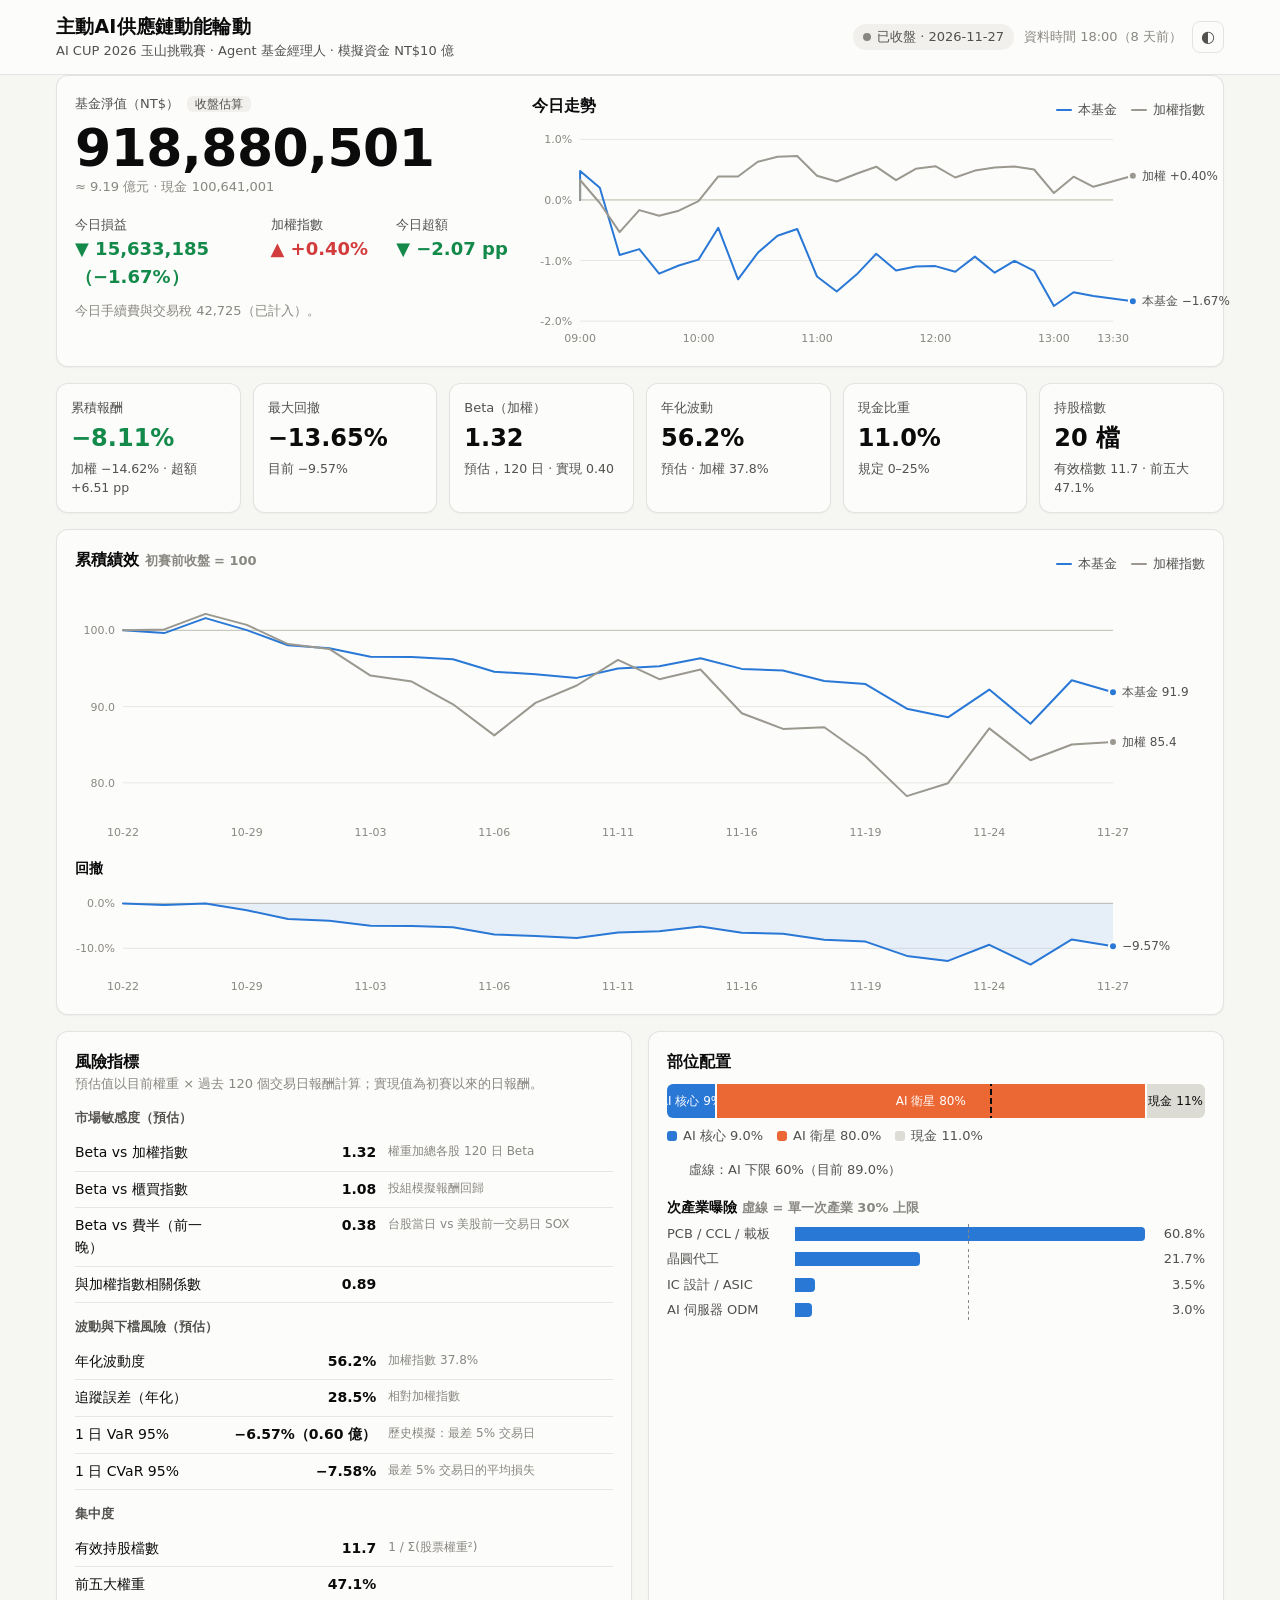
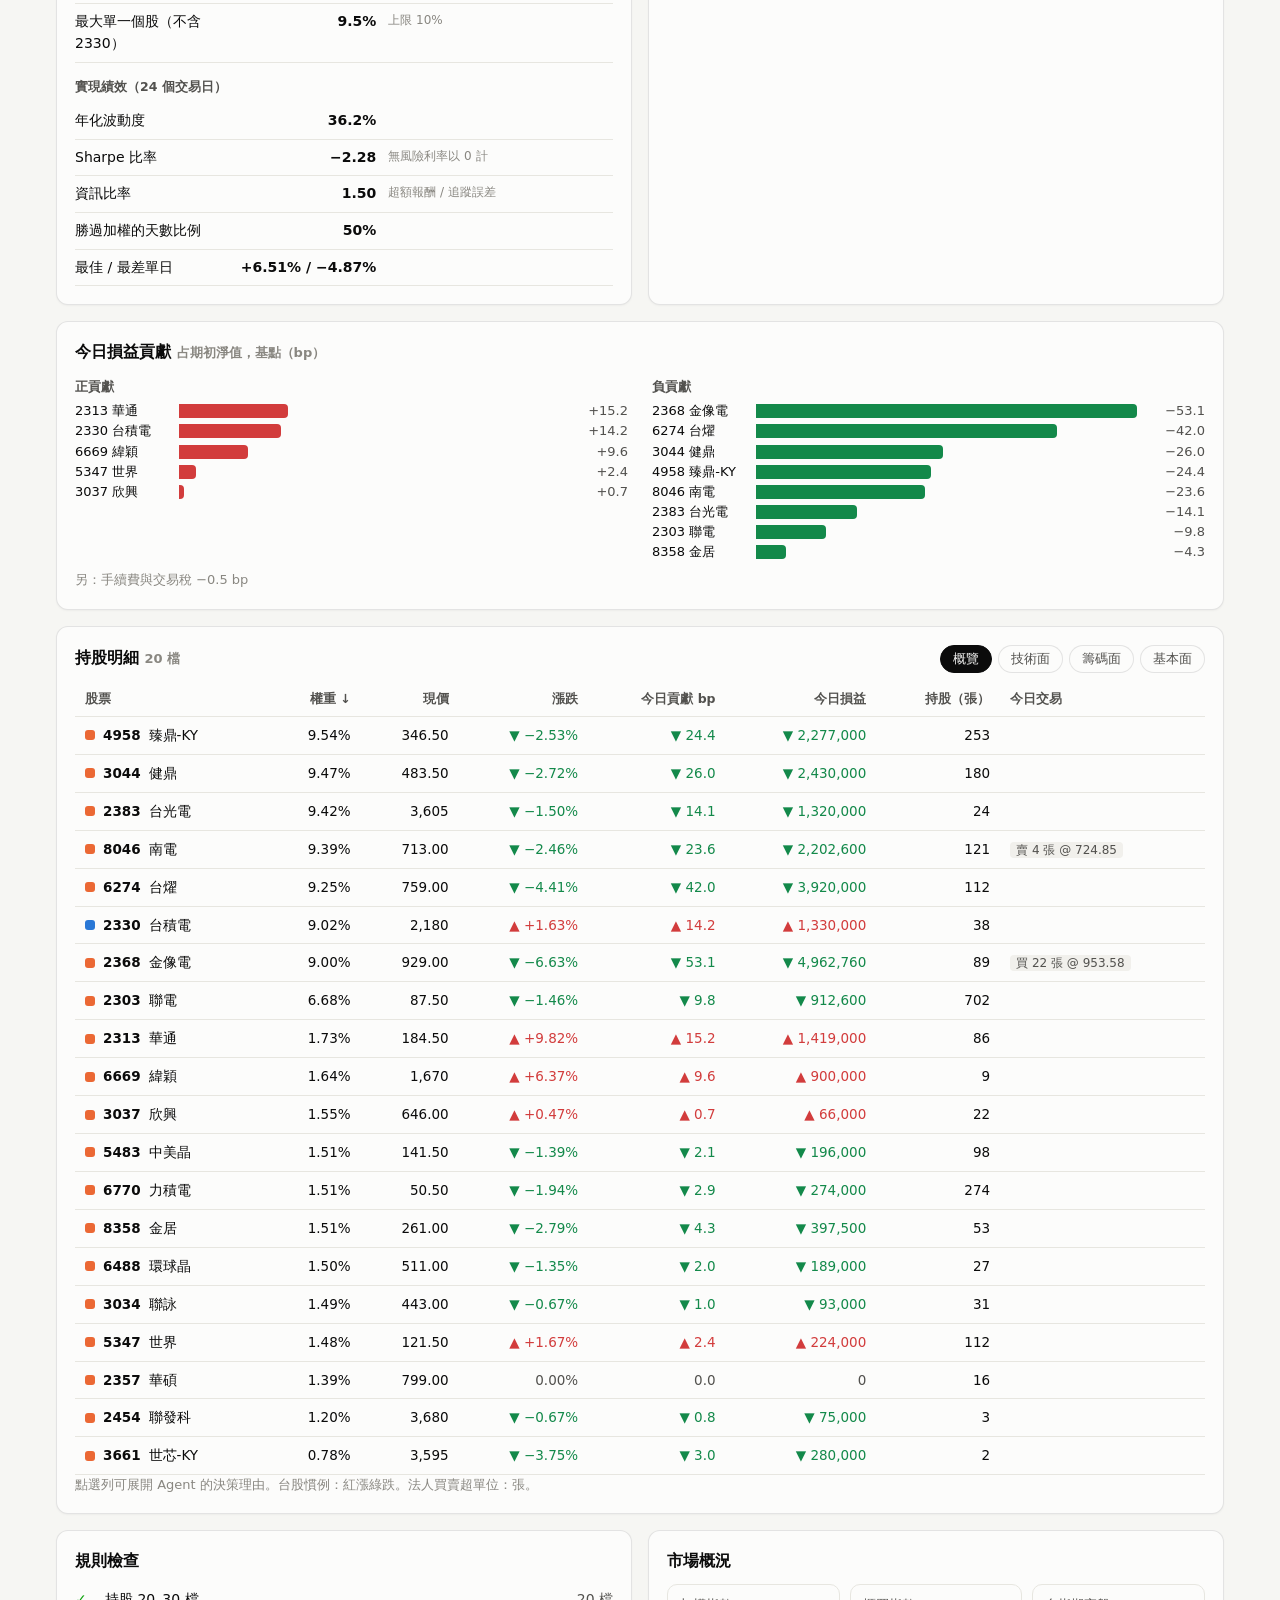
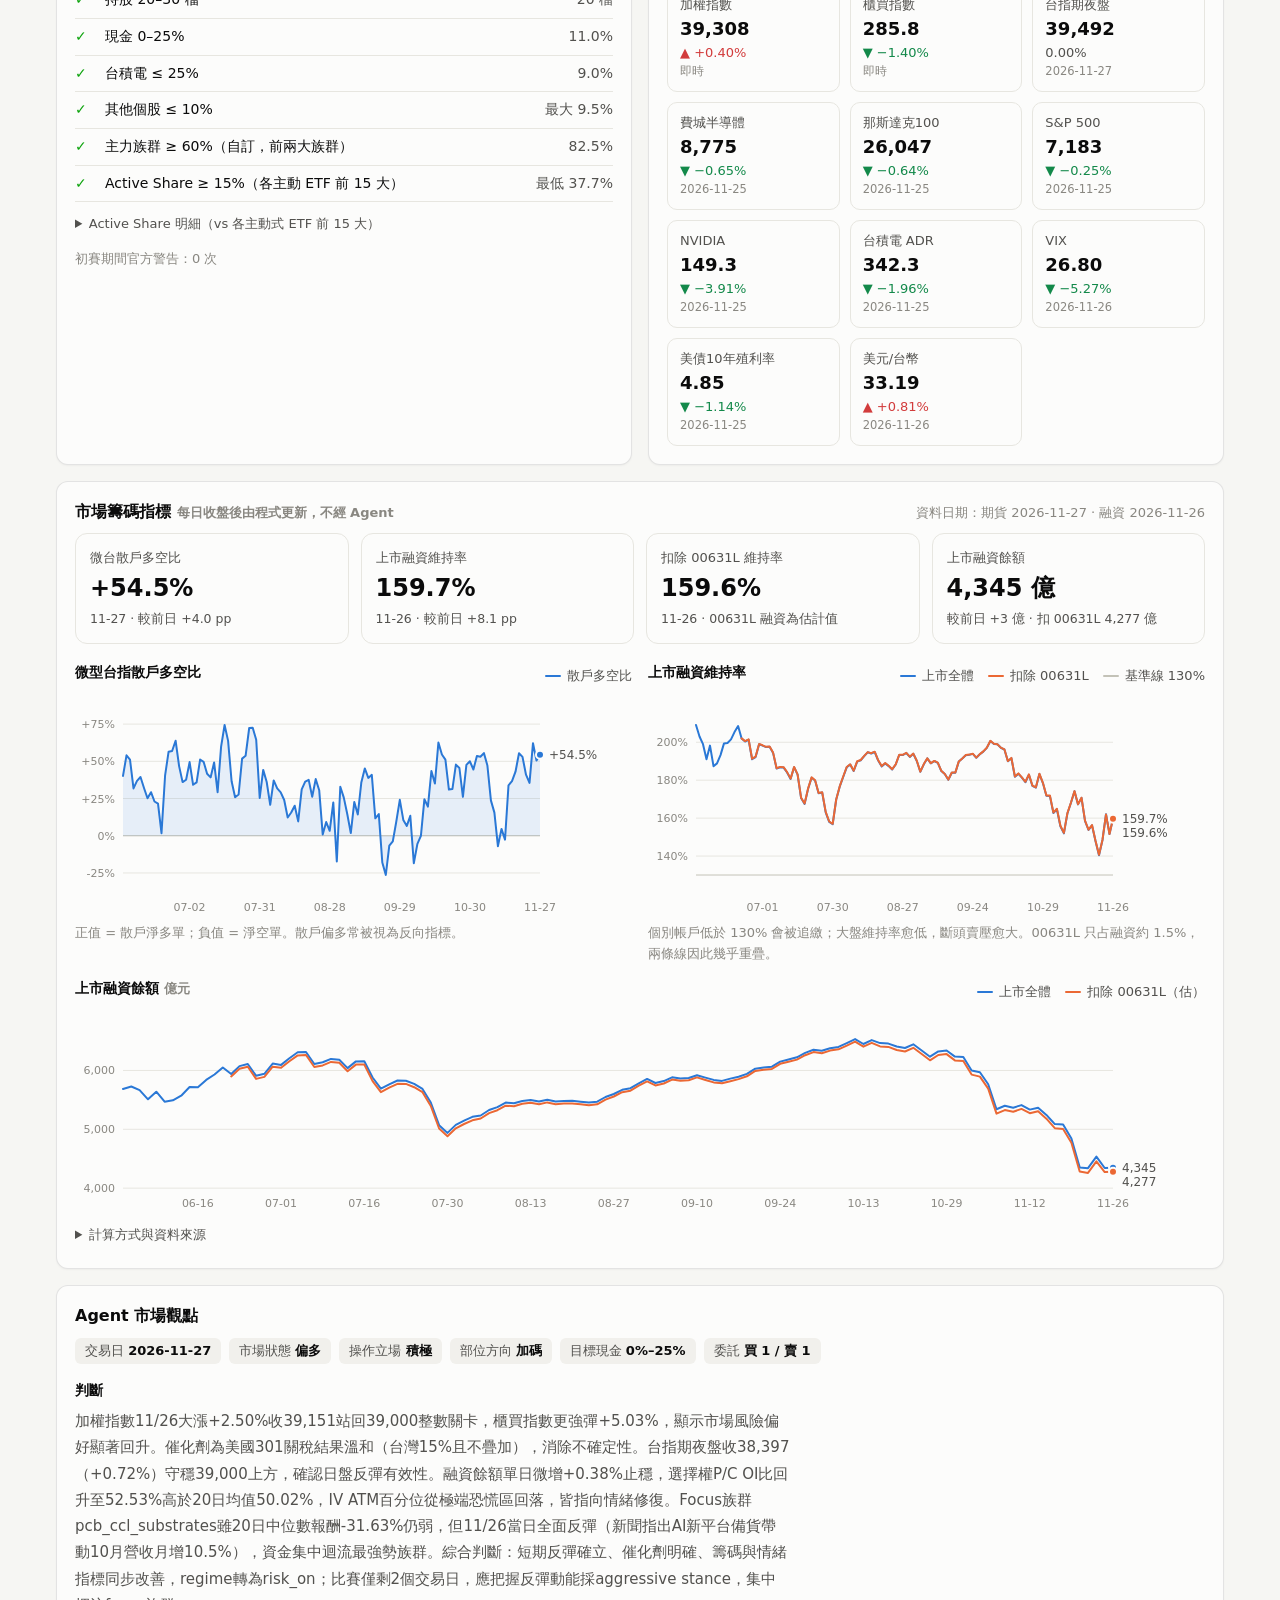
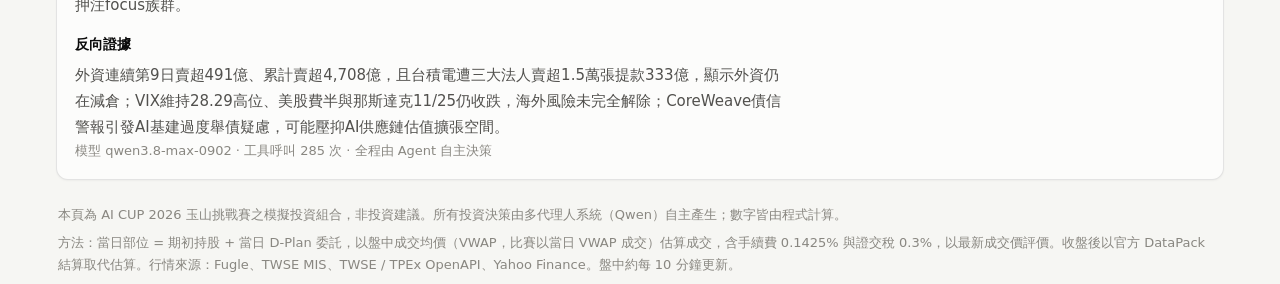
<file: fund/index.html>
<!doctype html>
<html lang="zh-Hant-TW">
<head>
  <meta charset="utf-8">
  <meta name="viewport" content="width=device-width, initial-scale=1">
  <title>主動AI供應鏈動能輪動 · 基金儀表板</title>
  <meta name="description" content="AI CUP 2026 玉山挑戰賽「Agent 基金經理人」參賽基金：即時淨值、績效、風險指標與持股。">
  <link rel="icon" href="data:image/svg+xml,%3Csvg xmlns='http://www.w3.org/2000/svg' viewBox='0 0 32 32'%3E%3Crect width='32' height='32' rx='7' fill='%232a78d6'/%3E%3Cpath d='M6 22l6-7 5 4 9-10' stroke='white' stroke-width='3' fill='none' stroke-linecap='round' stroke-linejoin='round'/%3E%3C/svg%3E">
  <link rel="stylesheet" href="style.css?v=20261120">
</head>
<body>
  <header class="top">
    <div class="wrap top-inner">
      <div class="brand">
        <h1 id="fund-name">主動AI供應鏈動能輪動</h1>
        <p class="sub">AI CUP 2026 玉山挑戰賽 · Agent 基金經理人 · 模擬資金 NT$10 億</p>
      </div>
      <div class="top-right">
        <span id="phase" class="pill">載入中</span>
        <span id="updated" class="muted small"></span>
        <button id="theme" class="icon-btn" type="button" aria-label="切換深淺色">◐</button>
      </div>
    </div>
  </header>

  <main class="wrap">
    <div id="stale" class="banner" hidden></div>

    <section class="hero card">
      <div class="hero-main">
        <div class="label">基金淨值（NT$）<span id="source" class="tag"></span></div>
        <div id="nav" class="hero-value">—</div>
        <div id="nav-yi" class="muted small"></div>
        <div class="hero-deltas">
          <div><span class="label">今日損益</span><span id="day" class="delta">—</span></div>
          <div><span class="label">加權指數</span><span id="taiex-day" class="delta">—</span></div>
          <div><span class="label">今日超額</span><span id="day-excess" class="delta">—</span></div>
        </div>
        <p id="fill-note" class="muted small"></p>
      </div>
      <div class="hero-chart">
        <div class="chart-head">
          <h2>今日走勢</h2>
          <div class="legend" id="intra-legend"></div>
        </div>
        <div id="intra" class="chart" style="height:220px"></div>
      </div>
    </section>

    <section class="tiles" id="tiles"></section>

    <section class="card">
      <div class="chart-head">
        <h2>累積績效 <span class="muted small">初賽前收盤 = 100</span></h2>
        <div class="legend" id="cum-legend"></div>
      </div>
      <div id="cum" class="chart" style="height:260px"></div>
      <h3 class="mini-title">回撤</h3>
      <div id="dd" class="chart" style="height:110px"></div>
    </section>

    <div class="grid2">
      <section class="card">
        <h2>風險指標</h2>
        <p class="muted small">預估值以目前權重 × 過去 120 個交易日報酬計算；實現值為初賽以來的日報酬。</p>
        <table class="kv" id="risk"></table>
      </section>
      <section class="card">
        <h2>部位配置</h2>
        <div id="sleeves" class="stackbar"></div>
        <div class="legend" id="sleeve-legend"></div>
        <h3 class="mini-title">次產業曝險 <span class="muted small">虛線 = 單一次產業 30% 上限</span></h3>
        <div id="segments"></div>
      </section>
    </div>

    <section class="card">
      <div class="chart-head">
        <h2>今日損益貢獻 <span class="muted small">占期初淨值，基點（bp）</span></h2>
      </div>
      <div id="contrib"></div>
    </section>

    <section class="card">
      <div class="chart-head">
        <h2>持股明細 <span class="muted small" id="hold-count"></span></h2>
        <div class="chips" id="groups" role="tablist"></div>
      </div>
      <div class="table-wrap"><table class="grid" id="holdings"></table></div>
      <p class="muted small">點選列可展開 Agent 的決策理由。台股慣例：紅漲綠跌。法人買賣超單位：張。</p>
    </section>

    <div class="grid2">
      <section class="card">
        <h2>規則檢查</h2>
        <ul class="checks" id="checks"></ul>
        <details class="small" id="as-details"><summary>Active Share 明細（vs 各主動式 ETF 前 15 大）</summary><div id="as-list" class="as-list"></div></details>
        <div id="warnings"></div>
      </section>
      <section class="card">
        <h2>市場概況</h2>
        <div class="mkt" id="market"></div>
      </section>
    </div>

    <section class="card" id="gauges-card">
      <div class="chart-head">
        <h2>市場籌碼指標 <span class="muted small">每日收盤後由程式更新，不經 Agent</span></h2>
        <span class="muted small" id="g-asof"></span>
      </div>
      <div class="tiles g-tiles" id="g-tiles"></div>
      <div class="grid2 g-charts">
        <div>
          <div class="chart-head">
            <h3 class="mini-title">微型台指散戶多空比</h3>
            <div class="legend" id="g-tmf-legend"></div>
          </div>
          <div id="g-tmf" class="chart" style="height:220px"></div>
          <p class="muted small">正值 = 散戶淨多單；負值 = 淨空單。散戶偏多常被視為反向指標。</p>
        </div>
        <div>
          <div class="chart-head">
            <h3 class="mini-title">上市融資維持率</h3>
            <div class="legend" id="g-ratio-legend"></div>
          </div>
          <div id="g-ratio" class="chart" style="height:220px"></div>
          <p class="muted small">個別帳戶低於 130% 會被追繳；大盤維持率愈低，斷頭賣壓愈大。00631L 只占融資約 1.5%，兩條線因此幾乎重疊。</p>
        </div>
      </div>
      <div class="chart-head">
        <h3 class="mini-title">上市融資餘額 <span class="muted small">億元</span></h3>
        <div class="legend" id="g-loan-legend"></div>
      </div>
      <div id="g-loan" class="chart" style="height:200px"></div>
      <details class="small g-src">
        <summary>計算方式與資料來源</summary>
        <ul>
          <li><b>微型台指散戶多空比</b> =（散戶多單 − 散戶空單）÷ 全市場未平倉口數。散戶多單 = 全市場未平倉 − 三大法人多方未平倉，散戶空單同理；等同 −三大法人未平倉淨額 ÷ 全市場未平倉。全市場未平倉 = 微型臺指期貨（TMF）一般交易時段各月份未沖銷契約數合計。
            來源：臺灣期貨交易所
            <a href="https://www.taifex.com.tw/cht/3/futContractsDate" target="_blank" rel="noopener">三大法人－區分各期貨契約</a>、
            <a href="https://www.taifex.com.tw/cht/3/futDailyMarketReport" target="_blank" rel="noopener">期貨每日交易行情</a>。</li>
          <li><b>上市融資維持率</b> = Σ（各證券融資餘額張數 × 1,000 × 當日收盤價）÷ 融資金額餘額，涵蓋上市股票與 ETF（無成交者以最後揭示買價計）。
            來源：臺灣證券交易所
            <a href="https://www.twse.com.tw/zh/trading/margin/mi-margn.html" target="_blank" rel="noopener">融資融券餘額（MI_MARGN）</a>、
            <a href="https://www.twse.com.tw/zh/trading/historical/mi-index.html" target="_blank" rel="noopener">每日收盤行情（MI_INDEX）</a>。</li>
          <li><b>扣除 00631L（元大台灣50正2）</b>：分子扣除 00631L 融資市值，分母扣除 00631L 融資金額。證交所只公布全市場融資金額，個別證券僅有張數，因此 00631L 的融資金額為<b>估計值</b>：以每日融資買進張數 × 當日成交均價 × 60%（上市融資成數）累加，賣出與現金償還按平均每張融資金額扣除；前 20 個交易日為暖機期不顯示。</li>
          <li>融資資料約於每日 21:30 公布，網站於隔日清晨更新；期貨資料於收盤後約 15:00 公布，網站於 18:00 更新。</li>
        </ul>
      </details>
    </section>

    <section class="card" id="after-card" hidden>
      <div class="chart-head">
        <h2>D-Plan 執行後持股 <span class="muted small" id="after-sub"></span></h2>
      </div>
      <h3 class="mini-title">資產配置：執行前 → 執行後</h3>
      <div class="after-bars" id="after-bars"></div>
      <div class="legend" id="after-legend"></div>
      <h3 class="mini-title">族群權重（執行後）</h3>
      <div id="after-segments"></div>
      <h3 class="mini-title">個股</h3>
      <div class="table-wrap"><table class="after-table" id="after-table"></table></div>
      <p class="muted small">以前一交易日收盤價與 D-Plan 委託股數計算；實際以當日成交均價（VWAP）成交，權重會略有差異。</p>
    </section>

    <section class="card" id="view-card">
      <h2>Agent 市場觀點</h2>
      <div class="badges" id="badges"></div>
      <div class="view-text">
        <h3 class="mini-title">判斷</h3>
        <p id="logic"></p>
        <h3 class="mini-title">反向證據</h3>
        <p id="counter"></p>
      </div>
      <p class="muted small" id="meta"></p>
      <div id="pending"></div>
    </section>

    <footer class="foot muted small">
      <p>本頁為 AI CUP 2026 玉山挑戰賽之模擬投資組合，非投資建議。所有投資決策由多代理人系統（Qwen）自主產生；數字皆由程式計算。</p>
      <p>方法：當日部位 = 期初持股 + 當日 D-Plan 委託，以盤中成交均價（VWAP，比賽以當日 VWAP 成交）估算成交，含手續費 0.1425% 與證交稅 0.3%，以最新成交價評價。收盤後以官方 DataPack 結算取代估算。行情來源：Fugle、TWSE MIS、TWSE / TPEx OpenAPI、Yahoo Finance。盤中約每 10 分鐘更新。</p>
    </footer>
  </main>

  <div id="tip" class="tip" role="tooltip" hidden></div>
  <script src="app.js?v=20261124"></script>
</body>
</html>
</file>
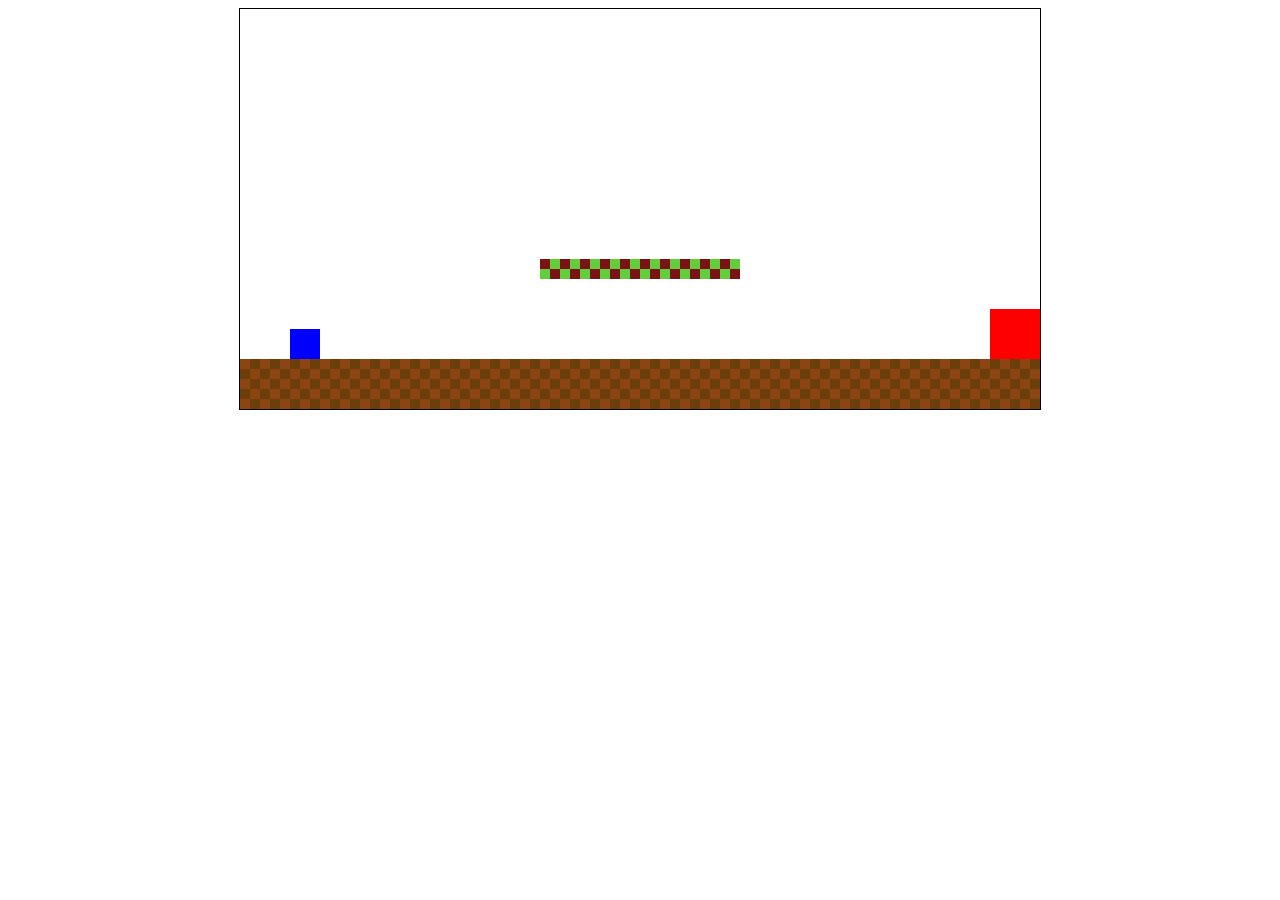
<file: game.html>
<!DOCTYPE html>
<html lang="en">
<head>
    <meta charset="UTF-8">
    <meta name="viewport" content="width=device-width, initial-scale=1.0">
    <title>2D Platform Jumping Game</title>
    <style>
        canvas {
            border: 1px solid black;
            display: block;
            margin: 0 auto;
        }
    </style>
</head>
<body>
    <canvas id="gameCanvas" width="800" height="400"></canvas>
    <script>
        const canvas = document.getElementById('gameCanvas');
        const ctx = canvas.getContext('2d');

        // Player
        const player = {
            x: 50,
            y: 200,
            width: 30,
            height: 30,
            speed: 0.5,
            jumpForce: 12,
            velocityX: 0,
            velocityY: 0,
            isJumping: false,
            friction: 0.9,
            maxSpeed: 4,
            canJump: false,
            jumpAnimation: {
                progress: 0,
                duration: 15,
                squashFactor: 0.8,
                stretchFactor: 1.2
            }
        };

        // Platforms
        const platforms = [
            { x: 0, y: 350, width: 800, height: 50, canDropThrough: false },
            { x: 300, y: 250, width: 200, height: 20, canDropThrough: true }
        ];

        // Tube
        const tube = {
            x: 750,
            y: 300,
            width: 50,
            height: 50
        };

        // Key states
        const keys = {
            a: false,
            s: false,
            d: false,
            ' ': false
        };

        // Jump key state
        let jumpKeyPressed = false;

        // Scene object
        const scene = {
            current: 'main',
            scenes: {
                main: {
                    tubeX: 750
                },
                second: {
                    tubeX: 0
                }
            }
        };

        // Simple texture function
        function createSimpleTexture(color1, color2, size) {
            const textureCanvas = document.createElement('canvas');
            textureCanvas.width = size * 2;
            textureCanvas.height = size * 2;
            const textureCtx = textureCanvas.getContext('2d');

            textureCtx.fillStyle = color1;
            textureCtx.fillRect(0, 0, size * 2, size * 2);
            textureCtx.fillStyle = color2;
            textureCtx.fillRect(0, 0, size, size);
            textureCtx.fillRect(size, size, size, size);

            return ctx.createPattern(textureCanvas, 'repeat');
        }

        // Create floor texture
        const floorTexture = createSimpleTexture('#8B4513', '#6B3E0C', 10);
        const platformTexture = createSimpleTexture('#7C1213', '#62CE3C', 10);

        // Game loop
        function gameLoop() {
            // Clear canvas
            ctx.clearRect(0, 0, canvas.width, canvas.height);

            // Apply player movement
            if (keys.a) {
                player.velocityX -= player.speed;
            }
            if (keys.d) {
                player.velocityX += player.speed;
            }

            // Apply friction
            player.velocityX *= player.friction;
            
            // Limit speed
            player.velocityX = Math.max(Math.min(player.velocityX, player.maxSpeed), -player.maxSpeed);

            // Update player position
            player.x += player.velocityX;
            player.y += player.velocityY;

            // Apply gravity
            player.velocityY += 0.5;

            // Handle jumping
            if (keys[' '] && player.canJump && !jumpKeyPressed) {
                player.velocityY = -player.jumpForce;
                player.isJumping = true;
                player.canJump = false;
                jumpKeyPressed = true;
                player.jumpAnimation.progress = player.jumpAnimation.duration;
            }

            // Check collision with platforms
            player.canJump = false;
            for (let platform of platforms) {
                if (player.x < platform.x + platform.width &&
                    player.x + player.width > platform.x &&
                    player.y + player.height > platform.y &&
                    player.y < platform.y + platform.height) {
                    
                    if (player.y + player.height < platform.y + player.velocityY) {
                        if (!(keys.s && platform.canDropThrough)) {
                            player.y = platform.y - player.height;
                            player.velocityY = 0;
                            player.isJumping = false;
                            player.canJump = true;
                        }
                    }
                }
            }

            // Check collision with tube
            if (player.x < tube.x + tube.width &&
                player.x + player.width > tube.x &&
                player.y + player.height > tube.y &&
                player.y < tube.y + tube.height) {
                switchScene();
            }

            // Prevent player from going off-screen
            player.x = Math.max(0, Math.min(player.x, canvas.width - player.width));
            if (player.y > canvas.height) {
                player.y = 0; // Wrap to top if falls off bottom
            }

            // Draw platforms
            for (let platform of platforms) {
                if (platform.canDropThrough) {
                    ctx.fillStyle = platformTexture;
                } else {
                    ctx.fillStyle = floorTexture;
                }
                ctx.fillRect(platform.x, platform.y, platform.width, platform.height);
            }

            // Draw tube
            ctx.fillStyle = 'red';
            ctx.fillRect(tube.x, tube.y, tube.width, tube.height);

            // Draw player with jump animation
            ctx.fillStyle = 'blue';
            let drawHeight = player.height;
            let drawY = player.y;

            if (player.jumpAnimation.progress > 0) {
                const animationProgress = player.jumpAnimation.progress / player.jumpAnimation.duration;
                const squashStretchFactor = player.isJumping
                    ? 1 + (player.jumpAnimation.stretchFactor - 1) * (1 - animationProgress)
                    : 1 - (1 - player.jumpAnimation.squashFactor) * (1 - animationProgress);
                
                drawHeight = player.height * squashStretchFactor;
                drawY = player.y + player.height - drawHeight;
                
                player.jumpAnimation.progress--;
            }

            ctx.fillRect(player.x, drawY, player.width, drawHeight);

            // Request next frame
            requestAnimationFrame(gameLoop);
        }

        // Key events
        document.addEventListener('keydown', (e) => {
            if (e.key in keys) {
                keys[e.key] = true;
            }
            e.preventDefault(); // Prevent default browser actions for these keys
        });

        document.addEventListener('keyup', (e) => {
            if (e.key in keys) {
                keys[e.key] = false;
                if (e.key === ' ') {
                    jumpKeyPressed = false; // Reset jump key state when spacebar is released
                }
            }
        });

        // Function to switch scene
        function switchScene() {
            if (scene.current === 'main') {
                scene.current = 'second';
            } else {
                scene.current = 'main';
            }

            // Update tube position based on the current scene
            tube.x = scene.scenes[scene.current].tubeX;

            // Reset player position
            player.x = 50;
            player.y = 200;
            player.velocityX = 0;
            player.velocityY = 0;
        }

        // Start the game
        gameLoop();
    </script>
</body>
</html>
</file>
<file: fund/style.css>
:root {
  color-scheme: light;
  --page: #f6f6f3;
  --surface: #fcfcfb;
  --surface-2: #f1f0ec;
  --ink: #0b0b0b;
  --ink-2: #52514e;
  --muted: #898781;
  --grid: #e7e6e0;
  --axis: #c3c2b7;
  --border: rgba(11, 11, 11, 0.10);
  --s1: #2a78d6;   /* fund, AI 核心 */
  --s2: #eb6834;   /* AI 衛星 */
  --s3: #1baf7a;   /* 防禦 */
  --s1-wash: rgba(42, 120, 214, 0.10);
  --bench: #9a988f;
  --unk: #b9b7ae;
  --cash: #dcdbd4;
  --up: #d23c3c;   /* 台股：紅漲 */
  --down: #13894a; /* 綠跌 */
  --good: #0ca30c;
  --bad: #d03b3b;
  --warn: #fab219;
  --shadow: 0 1px 2px rgba(0, 0, 0, 0.04);
}
@media (prefers-color-scheme: dark) {
  :root:not([data-theme="light"]) {
    color-scheme: dark;
    --page: #0d0d0d;
    --surface: #1a1a19;
    --surface-2: #232321;
    --ink: #f0efec;
    --ink-2: #c3c2b7;
    --muted: #898781;
    --grid: #2c2c2a;
    --axis: #383835;
    --border: rgba(255, 255, 255, 0.10);
    --s1: #3987e5;
    --s2: #d95926;
    --s3: #199e70;
    --s1-wash: rgba(57, 135, 229, 0.16);
    --bench: #8a8984;
    --unk: #66655f;
    --cash: #3d3d3a;
    --up: #f06464;
    --down: #3fbf74;
    --shadow: none;
  }
}
:root[data-theme="dark"] {
  color-scheme: dark;
  --page: #0d0d0d;
  --surface: #1a1a19;
  --surface-2: #232321;
  --ink: #f0efec;
  --ink-2: #c3c2b7;
  --muted: #898781;
  --grid: #2c2c2a;
  --axis: #383835;
  --border: rgba(255, 255, 255, 0.10);
  --s1: #3987e5;
  --s2: #d95926;
  --s3: #199e70;
  --s1-wash: rgba(57, 135, 229, 0.16);
  --bench: #8a8984;
  --unk: #66655f;
  --cash: #3d3d3a;
  --up: #f06464;
  --down: #3fbf74;
  --shadow: none;
}

* { box-sizing: border-box; }
html { -webkit-text-size-adjust: 100%; }
body {
  margin: 0;
  background: var(--page);
  color: var(--ink);
  font: 15px/1.55 system-ui, -apple-system, "Segoe UI", "Noto Sans TC", "PingFang TC", "Microsoft JhengHei", sans-serif;
}
h1, h2, h3 { margin: 0; font-weight: 650; }
h2 { font-size: 16px; }
p { margin: 0; }
.wrap { max-width: 1200px; margin: 0 auto; padding: 0 16px; }
.muted { color: var(--muted); }
.small { font-size: 13px; }
.label { color: var(--ink-2); font-size: 13px; }
.num, td.n, th.n { font-variant-numeric: tabular-nums; }

.top { background: var(--surface); border-bottom: 1px solid var(--border); position: sticky; top: 0; z-index: 5; }
.top-inner { display: flex; align-items: center; justify-content: space-between; gap: 12px; padding-top: 12px; padding-bottom: 12px; flex-wrap: wrap; }
.brand h1 { font-size: 19px; letter-spacing: 0.01em; }
.sub { color: var(--ink-2); font-size: 13px; }
.top-right { display: flex; align-items: center; gap: 10px; }
.pill { display: inline-flex; align-items: center; gap: 6px; font-size: 13px; padding: 3px 10px; border-radius: 999px; background: var(--surface-2); color: var(--ink-2); white-space: nowrap; }
.pill .dot { width: 8px; height: 8px; border-radius: 50%; background: var(--muted); }
.pill.open .dot { background: var(--good); animation: pulse 2s infinite; }
@keyframes pulse { 50% { opacity: 0.35; } }
@media (prefers-reduced-motion: reduce) { .pill.open .dot { animation: none; } }
.icon-btn { background: none; border: 1px solid var(--border); color: var(--ink-2); border-radius: 8px; width: 32px; height: 32px; cursor: pointer; font-size: 16px; }
.icon-btn:hover { background: var(--surface-2); }

main { padding-top: 16px; padding-bottom: 32px; display: flex; flex-direction: column; gap: 16px; }
.card { background: var(--surface); border: 1px solid var(--border); border-radius: 12px; padding: 18px; box-shadow: var(--shadow); min-width: 0; }
.banner { background: color-mix(in srgb, var(--warn) 18%, var(--surface)); border: 1px solid color-mix(in srgb, var(--warn) 50%, transparent); border-radius: 10px; padding: 10px 14px; font-size: 14px; }
.grid2 { display: grid; grid-template-columns: 1fr 1fr; gap: 16px; }
@media (max-width: 860px) { .grid2 { grid-template-columns: 1fr; } }

.hero { display: grid; grid-template-columns: minmax(0, 0.9fr) minmax(0, 1.4fr); gap: 24px; align-items: stretch; }
@media (max-width: 860px) { .hero { grid-template-columns: 1fr; } }
.hero-value { font-size: 52px; font-weight: 650; line-height: 1.1; margin-top: 6px; letter-spacing: -0.01em; }
@media (max-width: 480px) { .hero-value { font-size: 40px; } }
.hero-deltas { display: grid; grid-template-columns: repeat(3, auto); justify-content: start; gap: 6px 28px; margin: 18px 0 10px; }
.hero-deltas > div { display: flex; flex-direction: column; }
.delta { font-size: 18px; font-weight: 600; font-variant-numeric: tabular-nums; }
.up { color: var(--up); }
.down { color: var(--down); }
.flat { color: var(--ink-2); }
.tag { margin-left: 8px; font-size: 12px; padding: 1px 8px; border-radius: 6px; background: var(--surface-2); color: var(--ink-2); }

.tiles { display: grid; grid-template-columns: repeat(6, minmax(0, 1fr)); gap: 12px; }
@media (max-width: 1000px) { .tiles { grid-template-columns: repeat(3, minmax(0, 1fr)); } }
@media (max-width: 520px) { .tiles { grid-template-columns: repeat(2, minmax(0, 1fr)); } }
.tile { background: var(--surface); border: 1px solid var(--border); border-radius: 12px; padding: 14px; box-shadow: var(--shadow); }
.tile .v { font-size: 24px; font-weight: 650; margin-top: 2px; }
.tile .d { font-size: 12.5px; color: var(--ink-2); margin-top: 2px; }

.chart-head { display: flex; align-items: baseline; justify-content: space-between; gap: 12px; flex-wrap: wrap; margin-bottom: 8px; }
.chart { position: relative; width: 100%; }
.chart svg { display: block; width: 100%; height: 100%; overflow: visible; }
.mini-title { font-size: 14px; margin: 16px 0 6px; }
.legend { display: flex; gap: 14px; flex-wrap: wrap; font-size: 13px; color: var(--ink-2); }
.legend span { display: inline-flex; align-items: center; gap: 6px; }
.key-line { width: 16px; height: 2px; border-radius: 2px; display: inline-block; }
.key-box { width: 10px; height: 10px; border-radius: 3px; display: inline-block; }
.axis text { fill: var(--muted); font-size: 11px; font-variant-numeric: tabular-nums; }
.gridline { stroke: var(--grid); stroke-width: 1; }
.baseline { stroke: var(--axis); stroke-width: 1; }
.endlabel { fill: var(--ink-2); font-size: 12px; font-variant-numeric: tabular-nums; }
.empty { display: flex; align-items: center; justify-content: center; height: 100%; color: var(--muted); font-size: 14px; border: 1px dashed var(--grid); border-radius: 8px; }

.tip { position: fixed; z-index: 20; pointer-events: none; background: var(--surface); color: var(--ink); border: 1px solid var(--border); border-radius: 8px; padding: 8px 10px; font-size: 12.5px; box-shadow: 0 4px 16px rgba(0, 0, 0, 0.14); min-width: 140px; }
.tip .t { color: var(--muted); margin-bottom: 4px; }
.tip .r { display: flex; align-items: center; gap: 8px; justify-content: space-between; }
.tip .r b { font-variant-numeric: tabular-nums; }
.tip .r span { color: var(--ink-2); display: inline-flex; align-items: center; gap: 6px; }

table { border-collapse: collapse; width: 100%; }
.kv td { padding: 7px 0; border-bottom: 1px solid var(--grid); font-size: 14px; vertical-align: top; }
.kv td:nth-child(2) { text-align: right; font-weight: 600; white-space: nowrap; padding-left: 12px; font-variant-numeric: tabular-nums; }
.kv td.note { color: var(--muted); font-size: 12px; padding-left: 12px; width: 44%; }
.kv tr.sec td { color: var(--ink-2); font-size: 12.5px; font-weight: 600; border-bottom: none; padding-top: 14px; }

.stackbar { display: flex; height: 34px; border-radius: 6px; overflow: hidden; gap: 2px; margin: 10px 0 8px; position: relative; }
.stackbar .seg { display: flex; align-items: center; justify-content: center; color: #fff; font-size: 12px; white-space: nowrap; min-width: 0; }
.stackbar .seg.dark { color: var(--ink); }
.stackbar .mark { position: absolute; top: -4px; bottom: -4px; border-left: 2px dashed var(--ink); }
.hbar { display: grid; grid-template-columns: 120px 1fr 52px; align-items: center; gap: 8px; font-size: 13px; margin: 5px 0; }
.hbar .track { position: relative; height: 14px; }
.hbar .fill { height: 100%; border-radius: 0 4px 4px 0; background: var(--s1); }
.hbar .cap { position: absolute; top: -3px; bottom: -3px; border-left: 1px dashed var(--muted); }
.hbar .v { text-align: right; color: var(--ink-2); font-variant-numeric: tabular-nums; }
.hbar .name { color: var(--ink-2); overflow: hidden; text-overflow: ellipsis; white-space: nowrap; }

.contrib { display: grid; grid-template-columns: 1fr 1fr; gap: 4px 24px; }
@media (max-width: 700px) { .contrib { grid-template-columns: 1fr; } }
.cbar { display: grid; grid-template-columns: 96px 1fr 60px; align-items: center; gap: 8px; font-size: 13px; }
.cbar .track { height: 14px; position: relative; }
.cbar .fill { position: absolute; top: 0; bottom: 0; left: 0; border-radius: 0 4px 4px 0; }
.cbar .v { text-align: right; font-variant-numeric: tabular-nums; color: var(--ink-2); }
.cbar .name { white-space: nowrap; overflow: hidden; text-overflow: ellipsis; }
.contrib h3 { font-size: 13px; color: var(--ink-2); font-weight: 600; margin: 4px 0; }

.chips { display: flex; gap: 6px; flex-wrap: wrap; }
.chip { border: 1px solid var(--border); background: var(--surface); color: var(--ink-2); padding: 4px 12px; border-radius: 999px; font-size: 13px; cursor: pointer; }
.chip[aria-selected="true"] { background: var(--ink); color: var(--surface); border-color: var(--ink); }
.table-wrap { overflow-x: auto; margin: 0 -18px; padding: 0 18px; }
.grid th, .grid td { padding: 8px 10px; border-bottom: 1px solid var(--grid); font-size: 13.5px; white-space: nowrap; }
.grid th { color: var(--ink-2); font-weight: 600; font-size: 12.5px; text-align: left; cursor: pointer; user-select: none; position: sticky; top: 0; background: var(--surface); }
.grid th.n, .grid td.n { text-align: right; }
.grid th[aria-sort="descending"]::after { content: " ↓"; }
.grid th[aria-sort="ascending"]::after { content: " ↑"; }
.grid td:first-child, .grid th:first-child { position: sticky; left: 0; background: var(--surface); z-index: 1; }
.grid tbody tr.row { cursor: pointer; }
.grid tbody tr.row:hover td { background: var(--surface-2); }
.grid .tk { display: flex; align-items: center; gap: 8px; }
.grid .tk b { font-weight: 600; }
.grid .tk small { color: var(--muted); }
.why td { white-space: normal; color: var(--ink-2); background: var(--surface-2); font-size: 13px; line-height: 1.6; }
.trade { font-size: 12px; padding: 1px 6px; border-radius: 4px; background: var(--surface-2); color: var(--ink-2); }

.checks { list-style: none; margin: 8px 0 12px; padding: 0; }
.checks li { display: grid; grid-template-columns: 22px 1fr auto; gap: 8px; align-items: center; padding: 7px 0; border-bottom: 1px solid var(--grid); font-size: 14px; }
.checks .ic { font-weight: 700; }
.checks .ok { color: var(--good); }
.checks .bad { color: var(--bad); }
.checks .na { color: var(--muted); }
.checks .val { font-variant-numeric: tabular-nums; color: var(--ink-2); }
details summary { cursor: pointer; color: var(--ink-2); margin: 4px 0; }
.as-list { display: grid; grid-template-columns: repeat(auto-fill, minmax(110px, 1fr)); gap: 4px 12px; margin-top: 8px; font-variant-numeric: tabular-nums; }
.as-list span { display: flex; justify-content: space-between; color: var(--ink-2); }

.mkt { display: grid; grid-template-columns: repeat(auto-fill, minmax(150px, 1fr)); gap: 10px; margin-top: 10px; }
.mkt .m { border: 1px solid var(--grid); border-radius: 10px; padding: 10px 12px; }
.mkt .m .v { font-size: 18px; font-weight: 600; font-variant-numeric: tabular-nums; }
.mkt .m .c { font-size: 13px; font-variant-numeric: tabular-nums; }
.mkt .m .dt { font-size: 11.5px; color: var(--muted); }

.badges { display: flex; gap: 8px; flex-wrap: wrap; margin: 10px 0 4px; }
.badge { font-size: 13px; padding: 3px 10px; border-radius: 6px; background: var(--surface-2); color: var(--ink-2); }
.badge b { color: var(--ink); font-weight: 600; }
.view-text p { color: var(--ink-2); line-height: 1.75; max-width: 75ch; }
.pending { margin-top: 14px; border-top: 1px solid var(--grid); padding-top: 12px; font-size: 14px; color: var(--ink-2); }
.foot { padding: 8px 2px; line-height: 1.7; display: flex; flex-direction: column; gap: 6px; }

.kv .note-m { display: none; color: var(--muted); font-size: 12px; font-weight: 400; }
@media (max-width: 560px) {
  .hero-deltas { grid-template-columns: 1fr; gap: 6px; }
  .hero-deltas > div { flex-direction: row; justify-content: space-between; align-items: baseline; border-bottom: 1px solid var(--grid); padding-bottom: 6px; }
  .delta { font-size: 16px; white-space: nowrap; }
  .kv td.note { display: none; }
  .kv .note-m { display: block; }
}

/* market gauges */
.g-tiles { grid-template-columns: repeat(4, minmax(0, 1fr)); margin: 4px 0 4px; }
@media (max-width: 760px) { .g-tiles { grid-template-columns: repeat(2, minmax(0, 1fr)); } }
.g-tiles .tile { box-shadow: none; border-color: var(--grid); }
.g-tiles .tile .v { font-variant-numeric: tabular-nums; }
.g-charts .mini-title, #gauges-card > .chart-head .mini-title { margin-top: 14px; }
.g-charts p.small { margin: 6px 0 0; }
.g-src { margin-top: 12px; }
.g-src ul { margin: 6px 0 0; padding-left: 18px; color: var(--ink-2); line-height: 1.7; display: flex; flex-direction: column; gap: 6px; }
.g-src a { color: var(--s1); }

/* holdings after the pending D-Plan */
.after-bars .row { display: grid; grid-template-columns: 52px 1fr; align-items: center; gap: 8px; font-size: 13px; color: var(--ink-2); }
.after-bars .stackbar { margin: 5px 0; height: 28px; }
.after-table th, .after-table td { padding: 6px 8px; border-bottom: 1px solid var(--grid); font-size: 13.5px; white-space: nowrap; }
.after-table th { color: var(--ink-2); font-weight: 600; text-align: left; font-size: 12.5px; }
.after-table td.n { text-align: right; font-variant-numeric: tabular-nums; }
.after-table tr.gone td { color: var(--muted); }
.after-table .wbar { display: inline-block; height: 8px; border-radius: 0 3px 3px 0; background: var(--s1); vertical-align: middle; margin-right: 6px; }
.act { font-size: 12px; padding: 1px 7px; border-radius: 10px; border: 1px solid var(--grid); }
.act.buy { color: var(--up); border-color: currentColor; }
.act.sell { color: var(--down); border-color: currentColor; }
</file>
